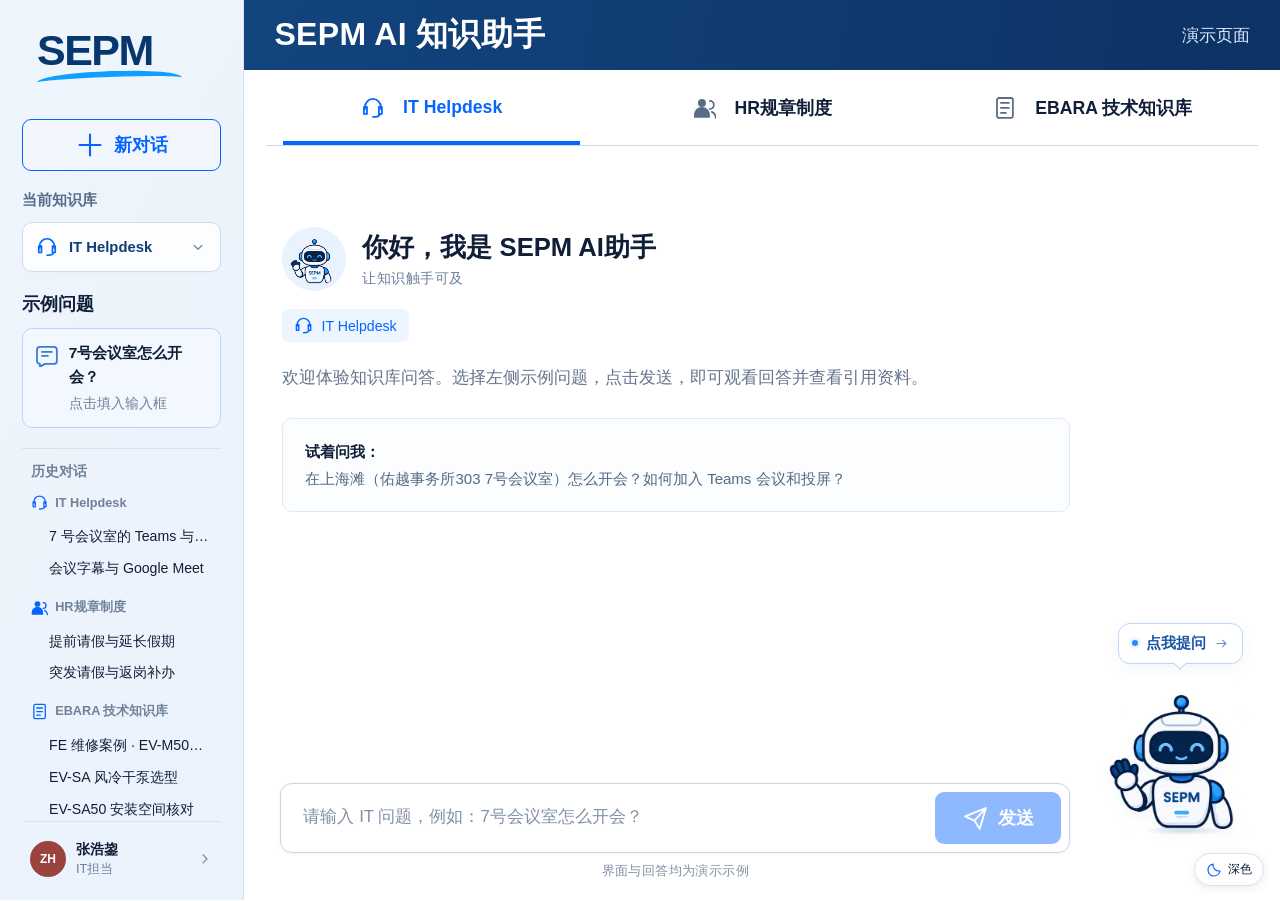
<file: sepm-knowledge-demo/index.html>
<!doctype html>
<html lang="zh-CN">
<head>
<meta charset="UTF-8">
<meta name="viewport" content="width=device-width,initial-scale=1">
<meta name="color-scheme" content="light dark">
<meta http-equiv="Content-Security-Policy" content="default-src 'none'; img-src data:; style-src 'unsafe-inline'; script-src 'unsafe-inline'; connect-src 'none'; font-src 'none'; base-uri 'none'; form-action 'none'">
<title>SEPM AI 知识助手 · 演示页面</title>
<style>
:root{--blue:#0665ff;--navy:#103d76;--ink:#111e38;--muted:#71819a;--line:#d9e2ef;--side:clamp(238px,19.1vw,340px);font-family:"Segoe UI","Microsoft YaHei",sans-serif;color:var(--ink);background:#fff;font-size:clamp(16px,1.38vw,24px)}
*{box-sizing:border-box}html,body{margin:0;width:100%;height:100%;overflow:hidden}button,input,textarea,select{font:inherit}button,select{cursor:pointer}button{color:inherit}button:disabled{cursor:default;opacity:.45}button:focus-visible,select:focus-visible,textarea:focus-visible{outline:3px solid #80b5ff;outline-offset:4px}button{border:0;background:none}svg{width:1.35em;height:1.35em;fill:none;stroke:currentColor;stroke-width:1.8;stroke-linecap:round;stroke-linejoin:round;flex-shrink:0}button{touch-action:manipulation}button:hover{filter:brightness(.96)}
.shell{height:100vh;height:100dvh;display:grid;grid-template-columns:var(--side) minmax(0,1fr)}
.sidebar{background:linear-gradient(120deg,#eff5fc,#eaf2fc);padding:25px 22px;overflow:auto;border-right:1px solid #e8eff8}
.brand{width:158px;position:relative;margin:0 0 45px 15px;font-size:43px;line-height:1.2;font-weight:800;color:#08376d;letter-spacing:-1.5px;padding-bottom:12px}.brand:after{content:"";position:absolute;left:0;bottom:0;width:145px;height:12px;border-top:6px solid #119fff;border-radius:50%;transform:rotate(-2deg)}
.new-chat{border:1.5px solid var(--blue);border-radius:9px;color:var(--blue);width:100%;height:52px;display:flex;gap:10px;align-items:center;justify-content:center;font-weight:600;background:#ffffff35;margin-bottom:30px}.new-chat svg{width:28px;height:28px}
.field-label{display:block;color:#596e8c;font-size:.85rem;margin-bottom:12px;font-weight:600}.select-wrap{position:relative;margin-bottom:30px}.select-wrap>svg{position:absolute;left:13px;top:50%;transform:translateY(-50%);color:var(--blue);pointer-events:none}.select-wrap select{width:100%;height:50px;background:#fff;color:var(--blue);border:1px solid #d1dceb;border-radius:9px;font-size:.86rem;font-weight:600;padding:0 30px 0 47px}.sidebar h2{font-size:1rem;margin:0 0 18px}.example{width:100%;border:1px solid #b9d4ff;background:#f3f8ff;border-radius:10px;padding:16px 12px;display:flex;gap:10px;text-align:left;align-items:flex-start}.example svg{color:#3b7bd6;margin-top:3px;flex-shrink:0}.example strong{display:block;font-size:.87rem;line-height:1.6;overflow-wrap:anywhere}.example small{display:block;color:var(--muted);font-size:.78rem;line-height:1.6;margin-top:3px}.sidebar-note{border-top:1px solid #d4e0ee;margin-top:28px;padding-top:18px;color:#73849c;font-size:.78rem;line-height:1.8}
.main{min-width:0;display:flex;flex-direction:column;position:relative;overflow:hidden}.topbar{height:70px;flex-shrink:0;display:flex;align-items:center;justify-content:space-between;background:linear-gradient(100deg,#12447e,#0d3264);color:#fff;padding:0 30px;gap:20px}.topbar h1{font-size:clamp(25px,2.5vw,43px);margin:0;font-weight:650;letter-spacing:.3px}.topbar small{font-size:.95rem;color:#dce9ff;white-space:nowrap}
.tabs{margin:0 22px;display:flex;border-bottom:1px solid #ccd9e9;flex-shrink:0;height:76px}.tab{flex:1;display:flex;align-items:center;justify-content:center;gap:18px;font-weight:650;position:relative;padding:12px 8px;white-space:nowrap}.tab svg{color:#596b85}.tab.active{color:var(--blue)}.tab.active svg{color:var(--blue)}.tab.active:after{content:"";height:4px;background:var(--blue);position:absolute;left:5%;right:5%;bottom:0}
.chat{flex:1;min-height:0;overflow:auto;overscroll-behavior:contain;scrollbar-width:thin;scrollbar-color:#d7e2f0 transparent;padding:36px 210px 26px 38px;scroll-behavior:auto}.chat-inner{max-width:1200px;margin:auto;min-height:100%}.welcome{padding:clamp(22px,5vh,70px) 0 40px;max-width:850px}.welcome-head{display:flex;align-items:center;gap:16px;margin-bottom:18px}.avatar{height:64px;width:64px;border-radius:50%;background:#e9f2ff;object-fit:contain;padding:4px;flex-shrink:0}.welcome h2{font-size:1.45rem;margin:0 0 5px;font-weight:650}.eyebrow{font-size:.78rem;color:#6a819f;letter-spacing:.5px}.welcome p{color:#64758e;font-size:.94rem;line-height:1.9;margin:20px 0}.welcome-category{display:inline-flex;align-items:center;gap:8px;color:var(--blue);font-size:.8rem;background:#edf5ff;padding:7px 12px;border-radius:6px}.welcome-hint{margin-top:24px;padding:19px 22px;border:1px solid #e0e8f3;border-radius:10px;color:#536985;font-size:.85rem;line-height:1.8;background:#fbfdff}.welcome-hint strong{color:var(--ink);font-weight:600}
.user-row{display:flex;align-items:flex-start;justify-content:flex-end;gap:18px;margin:4px 0 28px}.user-bubble{background:#dfebff;border-radius:15px 15px 4px 15px;padding:14px 23px;max-width:88%;white-space:pre-wrap;overflow-wrap:anywhere;line-height:1.6}.user-avatar{background:#e5f0ff;color:var(--blue);border-radius:50%;padding:10px;display:flex;flex-shrink:0}.user-avatar svg{fill:currentColor;stroke-width:1.2}
.answer-row{display:flex;align-items:flex-start;gap:16px;margin:0 0 38px}.answer-row .avatar{width:60px;height:60px}.answer{min-width:0;flex:1}.assistant-name{font-weight:700;margin:7px 0 13px}.answer-text{line-height:1.85;white-space:pre-wrap;overflow-wrap:anywhere}.answer-text.typing:after{content:"";display:inline-block;width:3px;height:1em;background:var(--blue);margin-left:4px;vertical-align:-2px;animation:blink .8s infinite}.loading{display:flex;gap:12px;align-items:center;color:var(--muted);font-size:.85rem;padding:7px 0}.dots{display:flex;gap:4px}.dots i{width:6px;height:6px;background:#3987ff;border-radius:50%;animation:pulse 1s infinite}.dots i:nth-child(2){animation-delay:.15s}.dots i:nth-child(3){animation-delay:.3s}.stopped{font-size:.75rem;color:#8794a6;margin-top:10px}.inline-cite{color:var(--blue);text-decoration:underline;font-size:.9rem;padding:0 5px}
.sources{border-top:1px solid var(--line);margin-top:20px;padding-top:12px}.sources h3{font-size:.9rem;margin:0 0 10px;font-weight:650}.source-card{border:1px solid #d5dfed;background:#f9fbff;border-radius:8px;display:flex;align-items:center;gap:12px;padding:10px 14px;max-width:640px;font-size:.84rem}.pdf{background:#e93635;color:#fff;border-radius:3px;font-size:10px;font-weight:750;padding:9px 3px;position:relative;flex-shrink:0}.pdf:after{content:"";position:absolute;top:0;right:0;border-top:6px solid #ffb8b8;border-left:6px solid transparent}.source-title{flex:1;min-width:0;overflow-wrap:anywhere}.cite{color:var(--blue);padding:2px}.view-source{color:var(--blue);font-weight:600;padding:5px 0 5px 8px;white-space:nowrap}.actions{display:flex;gap:18px;margin-top:13px}.action{color:#71819a;padding:6px;display:flex;border-radius:6px}.action svg{width:22px;height:22px}.action[aria-pressed=true]{color:var(--blue);background:#eaf3ff}.action:hover{background:#eff5fc}
.composer-wrap{flex-shrink:0;padding:12px 210px 20px 36px;background:#fff}.composer{max-width:1200px;margin:auto;border:1px solid #c6d4e7;box-shadow:0 1px 3px #0b3e7010;border-radius:12px;padding:8px;display:flex;align-items:flex-end;gap:10px}.composer:focus-within{border-color:#79aaff;box-shadow:0 0 0 3px #0665ff0c}textarea{flex:1;width:0;min-width:0;background:transparent;border:0;outline:none!important;resize:none;padding:12px 14px;line-height:1.5;height:52px;max-height:122px;color:var(--ink);font-size:.95rem}textarea::placeholder{color:#8290a5}.send{display:flex;align-items:center;justify-content:center;gap:10px;min-width:126px;height:52px;background:var(--blue);color:white;border-radius:9px;font-weight:600;padding:0 18px}.send svg{width:25px;height:25px}.send.is-stop{font-size:.8rem}.composer-note{text-align:center;margin-top:10px;color:#8390a6;font-size:.72rem;letter-spacing:.4px}
.mascot{position:fixed;right:15px;bottom:35px;width:170px;padding:0;z-index:4;display:flex;align-items:center;flex-direction:column;animation:float 4s ease-in-out infinite}.mascot img{width:165px;height:165px;object-fit:contain;filter:drop-shadow(0 8px 8px #174f8b10)}.speech{align-self:flex-end;background:white;border:2px solid var(--blue);border-radius:24px;padding:8px 13px;font-size:.87rem;color:var(--blue);font-weight:650;position:relative;margin-bottom:-7px}.speech:after{content:"";position:absolute;bottom:-9px;left:18px;width:12px;height:12px;background:white;border-left:2px solid var(--blue);border-bottom:2px solid var(--blue);transform:skewY(-35deg)}
.toast{position:fixed;left:calc(var(--side) + (100vw - var(--side))/2);bottom:130px;transform:translateX(-50%);z-index:20;background:#123966;color:#fff;font-size:14px;border-radius:9px;padding:12px 20px;max-width:min(440px,80vw);box-shadow:0 5px 22px #12396625;pointer-events:none;opacity:0;transition:opacity .15s;text-align:center}.toast.show{opacity:1}dialog{border:1px solid #dce5f2;border-radius:16px;padding:0;width:min(690px,calc(100vw - 32px));max-height:85vh;color:var(--ink);box-shadow:0 25px 100px #001b4a40}dialog::backdrop{background:#071c3d66;backdrop-filter:blur(3px)}.modal-head{display:flex;align-items:center;gap:15px;justify-content:space-between;padding:23px 26px;border-bottom:1px solid var(--line)}.modal-head h2{font-size:1.1rem;margin:0;overflow-wrap:anywhere}.close{padding:5px;border-radius:5px;display:flex;color:#6f8098}.modal-content{padding:24px 26px 30px}.demo-alert{background:#fff5df;border:1px solid #f3d796;color:#926119;border-radius:7px;font-size:.85rem;padding:12px 15px;font-weight:650;margin-bottom:22px}.doc-category{font-size:.75rem;color:#7b8ba3;margin-bottom:15px}.doc-body{white-space:pre-wrap;line-height:1.95;font-size:.9rem}.modal-foot{font-size:.72rem;color:#8190a4;border-top:1px solid var(--line);margin-top:24px;padding-top:16px}
@keyframes pulse{0%,80%,100%{opacity:.35;transform:translateY(0)}40%{opacity:1;transform:translateY(-4px)}}@keyframes blink{50%{opacity:0}}@keyframes float{50%{transform:translateY(-5px)}}
@media(min-width:1700px){.topbar{height:86px;padding:0 38px}.tabs{height:91px}.sidebar{padding:30px 25px}.brand{font-size:49px;margin-bottom:53px}.new-chat{height:62px}.chat{padding-top:45px}.composer-wrap{padding-bottom:25px}.mascot{width:195px;right:20px;bottom:42px}.mascot img{width:190px;height:190px}.chat,.composer-wrap{padding-right:240px}}
@media(max-width:1100px){:root{--side:225px}.sidebar{padding:22px 15px}.brand{margin-left:9px}.tab{gap:9px;font-size:.92rem}.chat{padding-left:24px;padding-right:150px}.composer-wrap{padding-left:24px;padding-right:150px}.mascot{width:130px;right:8px;bottom:35px}.mascot img{width:130px;height:130px}.speech{font-size:13px}.answer-row .avatar{width:45px;height:45px}.answer-row{gap:12px}.send{min-width:100px;padding:0 12px}.topbar{padding:0 24px}}
@media(max-width:760px){:root{--side:0px;font-size:16px}.shell{display:flex;flex-direction:column}.sidebar{padding:12px 16px;flex-shrink:0;display:grid;grid-template-columns:1fr auto;gap:10px 14px;overflow:visible}.brand{font-size:27px;width:100px;margin:0;padding-bottom:7px;grid-column:1}.brand:after{width:94px;border-top-width:4px;height:7px}.new-chat{width:118px;height:36px;margin:0;font-size:14px;grid-column:2;grid-row:1}.new-chat svg{width:20px}.field-label,.sidebar h2,.sidebar-note{display:none}.select-wrap{margin:0;grid-column:1;grid-row:2}.select-wrap select{height:42px;font-size:13px}.select-wrap>svg{width:20px}.example{grid-column:2;grid-row:2;padding:7px 10px;align-items:center;width:180px;min-height:42px}.example strong{font-size:12px;line-height:1.5}.example small{display:none}.example svg{width:18px;height:18px}.main{flex:1;min-height:0}.topbar{height:57px;padding:0 18px}.topbar h1{font-size:23px}.topbar small{font-size:12px}.tabs{height:60px;margin:0 10px}.tab{gap:5px;font-size:13px;padding:10px 3px}.tab svg{width:19px;height:19px}.chat{padding:20px 17px 10px}.welcome{padding:20px 0 45px}.welcome h2{font-size:23px}.welcome p{font-size:15px}.welcome-hint{padding:15px}.answer-row{gap:9px}.answer-row .avatar{width:37px;height:37px}.assistant-name{margin-top:3px;font-size:15px}.answer-text{font-size:15px}.source-card{padding:8px;gap:7px;font-size:12px}.view-source{font-size:12px;padding-left:0}.user-bubble{font-size:15px;padding:11px 14px}.user-avatar{padding:8px}.user-row{gap:9px}.composer-wrap{padding:10px 14px 14px}.composer{padding:6px}.composer textarea{font-size:14px;padding:10px;height:44px}.send{height:44px;min-width:76px;font-size:14px;gap:5px;padding:0 10px}.send svg{width:20px}.composer-note{font-size:11px;margin-top:7px}.mascot{width:68px;bottom:120px;right:9px;opacity:.96}.mascot img{width:68px;height:68px}.speech{font-size:10px;border-width:1px;padding:4px 7px;margin-bottom:-6px}.speech:after{width:7px;height:7px;bottom:-5px;border-width:1px}.chat{padding-bottom:105px}.toast{left:50%;bottom:190px}.modal-head,.modal-content{padding:18px}.modal-head h2{font-size:18px}}
@media(min-width:761px) and (max-height:850px){.chat{padding-top:22px;padding-bottom:12px}.user-row{margin-bottom:18px}.user-bubble{padding:10px 20px}.answer-row{margin-bottom:12px}.assistant-name{margin:4px 0 7px}.answer-text{font-size:.94rem;line-height:1.65}.sources{margin-top:13px;padding-top:9px}.sources h3{margin-bottom:7px}.source-card{padding:8px 12px}.actions{margin-top:8px}.composer-wrap{padding-top:8px;padding-bottom:15px}}
@media(max-width:760px){.composer-wrap{padding-right:90px}.mascot{bottom:12px}.chat{padding-bottom:20px}.composer textarea{overflow:auto}.composer-note{font-size:10px;letter-spacing:0}.select-wrap select{padding-left:40px;padding-right:18px;font-size:12px}}
textarea{scrollbar-width:none}textarea::-webkit-scrollbar{display:none}
@media(max-width:380px){.example{width:153px}.topbar h1{font-size:21px}.tab{font-size:11px;gap:4px}.tab svg{width:16px}}
@media(prefers-reduced-motion:reduce){*,*:after{animation:none!important;scroll-behavior:auto!important}}

/* Unified knowledge picker and animated SEPM assistant. */
.select-wrap{isolation:isolate;z-index:6}
.category-trigger{width:100%;min-height:50px;display:flex;align-items:center;gap:11px;padding:11px 13px;border:1px solid #cbdcf1;border-radius:10px;background:#ffffffd9;box-shadow:0 2px 5px #103d7604;color:var(--navy);font-size:.84rem;font-weight:600;text-align:left;transition:border-color .18s,box-shadow .18s,background .18s}
.category-trigger>svg{width:22px;height:22px;color:var(--blue)}
.category-trigger>span{flex:1;min-width:0;white-space:nowrap}
.category-trigger .select-chevron{width:18px;height:18px;color:#758aa8;transition:transform .2s}
.category-trigger:hover,.category-trigger[aria-expanded=true]{filter:none;background:#fff;border-color:#7eaff5;box-shadow:0 0 0 3px #0665ff09}
.category-trigger[aria-expanded=true] .select-chevron{transform:rotate(180deg)}
.category-options{position:absolute;top:calc(100% + 7px);left:0;width:max(100%,230px);padding:6px;background:#fff;border:1px solid #d9e5f4;border-radius:12px;box-shadow:0 12px 32px #103d761a,0 3px 8px #103d7608}
.category-options[hidden]{display:none}
.category-option{width:100%;display:flex;align-items:center;gap:11px;padding:12px 10px;border-radius:7px;text-align:left;font-size:.8rem;font-weight:500;color:#526580;white-space:nowrap}
.category-option>svg{width:20px;height:20px;color:#7b92af}
.category-option>span{flex:1}
.category-option .option-check{width:17px;height:17px;visibility:hidden;color:var(--blue)}
.category-option[aria-selected=true]{background:#edf5ff;color:var(--blue);font-weight:600}
.category-option[aria-selected=true]>svg{color:var(--blue)}
.category-option[aria-selected=true] .option-check{visibility:visible}
.category-option:hover,.category-option:focus-visible{background:#f0f6ff;filter:none;outline:none;box-shadow:inset 0 0 0 1px #bed6fa}
.mascot{animation:none;gap:6px;isolation:isolate;border-radius:18px}
.mascot:hover{filter:none}
.speech{align-self:center;display:inline-flex;align-items:center;justify-content:center;gap:8px;white-space:nowrap;line-height:1.3;background:#fff;border:1px solid #bed6f7;border-radius:12px;padding:10px 13px;font-size:clamp(13px,.84rem,18px);color:#1754a2;font-weight:600;box-shadow:0 4px 16px #1239660d;margin:0;z-index:2;transition:border-color .2s,box-shadow .2s,transform .2s}
.speech:after{width:9px;height:9px;bottom:-5px;left:calc(50% - 5px);background:#fff;border:0;border-right:1px solid #bed6f7;border-bottom:1px solid #bed6f7;transform:rotate(45deg)}
.speech>svg{width:15px;height:15px;color:#6a91c5}
.speech-dot{width:6px;height:6px;border-radius:50%;background:#2788ff;box-shadow:0 0 0 3px #eaf3ff}
.mascot:hover .speech,.mascot:focus-visible .speech{border-color:#83b2f1;box-shadow:0 5px 18px #0665ff15;transform:translateY(-2px)}
.mascot-stage{position:relative;display:block;width:100%;aspect-ratio:1}
.mascot-art{position:relative;display:block;width:100%;height:100%;overflow:visible;stroke:none;filter:drop-shadow(0 6px 7px #174f8b0c);transform-origin:50% 85%;animation:robot-bob 5s ease-in-out infinite}
.robot-wave{transform-origin:140px 322px;animation:robot-wave 6s ease-in-out infinite}
.robot-signal{opacity:0;animation:robot-signal 3s ease-in-out infinite}
.mascot-shadow{position:absolute;bottom:3%;left:27%;width:51%;height:5%;border-radius:50%;background:radial-gradient(ellipse,#245b9830,transparent 70%);animation:robot-shadow 5s ease-in-out infinite}
.mascot.is-greeting .robot-wave{animation:robot-hello .95s ease-in-out 2}
.mascot.is-greeting .mascot-art{animation:robot-greet 1.9s ease-in-out}
@keyframes robot-bob{0%,100%{transform:translateY(0) rotate(0)}50%{transform:translateY(-6px) rotate(1deg)}}
@keyframes robot-wave{0%,8%,42%,100%{transform:rotate(0)}14%,28%{transform:rotate(10deg)}21%,35%{transform:rotate(-8deg)}}
@keyframes robot-hello{0%,100%{transform:rotate(0)}25%,75%{transform:rotate(13deg)}50%{transform:rotate(-10deg)}}
@keyframes robot-greet{0%,100%{transform:translateY(0) rotate(0)}35%{transform:translateY(-8px) rotate(-2deg)}70%{transform:translateY(-4px) rotate(1deg)}}
@keyframes robot-signal{0%,100%{opacity:0}50%{opacity:.35}}
@keyframes robot-shadow{0%,100%{transform:scaleX(1);opacity:.7}50%{transform:scaleX(.8);opacity:.4}}
@media(min-width:1700px){.category-trigger{min-height:56px}}
@media(max-width:1100px){.speech{font-size:13px;gap:7px;padding:9px 11px}}
@media(max-width:760px){.category-trigger{min-height:42px;padding:9px 10px;gap:7px;font-size:12px}.category-trigger>svg{width:18px;height:18px}.category-trigger .select-chevron{width:14px;height:14px}.category-options{width:max(100%,210px)}.category-option{font-size:13px;padding:11px 9px}.speech{font-size:11px;padding:6px 8px;border-radius:9px;gap:5px}.speech>svg{display:none}.speech-dot{width:4px;height:4px;box-shadow:0 0 0 2px #eaf3ff}.mascot{gap:6px;right:10px}.speech:after{width:7px;height:7px;bottom:-4px}}
@media(prefers-reduced-motion:reduce){.mascot *{animation:none!important;transition:none!important}}
.helpdesk-actions{display:flex;flex-wrap:wrap;gap:10px;margin-top:14px}.helpdesk-button{border:1px solid #d5dfed;border-radius:8px;padding:8px 14px;color:var(--blue);background:#fff;font-weight:600}.helpdesk-button:hover,.helpdesk-button[aria-pressed=true]{background:#eaf3ff}.helpdesk-reply{margin-top:14px;padding:12px 14px;border-radius:8px;background:#f4f8ff;overflow-wrap:anywhere}.helpdesk-reply a{color:var(--blue)}
.question-examples{list-style:none;margin:10px 0 0;padding:0;display:grid;gap:8px}.question-examples li{display:flex;flex-wrap:wrap;gap:8px}.question-examples button{text-align:left;overflow-wrap:anywhere}

:root{
 color-scheme:light;
 --surface:#fff;--panel:#f5f8fd;--hover:#e2ecf9;--selected:#dbe9fb;
 --side-bg:linear-gradient(120deg,#eff5fc,#eaf2fc);--scroll:#bdcde2;
}
:root[data-theme="dark"]{
 color-scheme:dark;
 --blue:#81b5ff;--navy:#d1e4ff;--ink:#eef1f6;--muted:#a9b6c9;--line:#363e4b;
 --surface:#191c22;--panel:#242a34;--hover:#293241;--selected:#303f55;
 --side-bg:#111419;--scroll:#536074;
}
.sidebar{display:flex;flex-direction:column;min-height:0;background:var(--side-bg);border-color:var(--line);overflow:visible;padding-bottom:14px}
.sidebar>*{flex-shrink:0}
@media(min-width:761px){
 .brand{margin-bottom:30px}
 .new-chat,.select-wrap{margin-bottom:20px}
 .sidebar h2{margin-bottom:12px}
 .example{padding-block:12px}
}
.category-trigger{transition:border-color .18s,box-shadow .18s}
.history{display:flex;flex-direction:column;flex:1;min-height:0;margin-top:20px;border-top:1px solid var(--line);padding-top:14px}
.sidebar .history-heading{display:block;color:var(--muted);font-size:.78rem;margin:0 0 7px;padding-inline:9px}
.history-toggle{display:none}
.history-list{overflow:auto;overscroll-behavior:contain;scrollbar-width:thin;scrollbar-color:var(--scroll) transparent;padding:0 3px 5px 0}
.history-group+.history-group{margin-top:8px}
.history-group h3{display:flex;align-items:center;gap:7px;margin:0 0 4px;padding:6px 9px;color:var(--muted);font-size:.72rem;font-weight:650}
.history-group h3 svg{color:var(--blue)}
.history-item{display:block;width:100%;padding:6px 10px 6px 27px;border-radius:8px;text-align:left;font-size:.8rem;line-height:1.4;overflow:hidden;text-overflow:ellipsis;white-space:nowrap}
.history-item:hover,.profile-trigger:hover{background:var(--hover);filter:none}
.history-item:focus-visible{outline-offset:-2px}
.history-item[aria-current="true"]{background:var(--selected);font-weight:650}
.profile{padding-top:10px;border-top:1px solid var(--line)}
.profile-trigger{width:100%;display:flex;align-items:center;gap:10px;text-align:left;border-radius:10px;padding:8px}
.profile-avatar{display:grid;place-items:center;flex:none;width:36px;height:36px;border-radius:50%;background:#9b443e;color:#fff;font-size:12px;font-weight:650}
.profile-summary{flex:1;min-width:0}
.profile-summary strong,.profile-summary small{display:block;white-space:nowrap}
.profile-summary strong{font-size:.82rem}
.profile-summary small{color:var(--muted);font-size:.72rem;margin-top:2px}
.profile-trigger svg{width:16px;color:var(--muted)}
.profile-trigger:has(+.profile-popover:popover-open){background:var(--selected)}
.profile-popover{position:fixed;inset:auto auto var(--profile-edge) var(--profile-left);margin:0;width:min(340px,calc(100vw - 24px));max-height:calc(100dvh - var(--profile-edge) - 12px);overflow:auto;padding:8px;border:1px solid var(--line);border-radius:16px;background:var(--surface);color:var(--ink);box-shadow:0 12px 36px #091a3b38}
[data-theme="dark"] .profile-popover{background:var(--panel)}
.profile-header{display:flex;align-items:center;gap:10px;padding:9px 8px 13px;border-bottom:1px solid var(--line)}
.profile-header small{display:block}
.profile-header .close:hover,.profile-details summary:hover{background:var(--hover)}
.profile-details{padding-top:5px}
.profile-details summary{display:flex;align-items:center;gap:9px;padding:9px 8px;border-radius:8px;cursor:pointer;font-size:.8rem;font-weight:600;list-style:none}
.profile-details summary::-webkit-details-marker{display:none}
.profile-details summary .profile-chevron{margin-left:auto;width:15px;color:var(--muted)}
.profile-details[open] .profile-chevron{transform:rotate(90deg)}
.profile-details dl{margin:0;padding:6px 9px 10px;display:grid;grid-template-columns:auto minmax(0,1fr);gap:8px 12px;font-size:.73rem;line-height:1.5}
.profile-details dt{color:var(--muted)}
.profile-details dd{margin:0;overflow-wrap:anywhere}
.profile-details a{color:var(--blue)}
.theme-toggle{position:fixed;right:16px;bottom:14px;z-index:5;display:flex;align-items:center;gap:6px;padding:7px 11px;border:1px solid var(--line);border-radius:20px;background:var(--surface);color:var(--ink);font-size:12px;box-shadow:0 2px 9px #0b274418}
.theme-toggle svg{width:16px;height:16px;color:var(--blue)}
.mascot{bottom:60px}
[data-theme="dark"] .main,[data-theme="dark"] .composer-wrap,[data-theme="dark"] dialog{background:var(--surface)}
[data-theme="dark"] .topbar{background:linear-gradient(100deg,#182e4a,#15233a)}
[data-theme="dark"] .brand{color:#cfe3ff}
[data-theme="dark"] .new-chat,[data-theme="dark"] .category-trigger,[data-theme="dark"] .category-options,
[data-theme="dark"] .example,[data-theme="dark"] .welcome-category,[data-theme="dark"] .welcome-hint,
[data-theme="dark"] .source-card,[data-theme="dark"] .helpdesk-button,[data-theme="dark"] .helpdesk-reply,
[data-theme="dark"] .speech,[data-theme="dark"] .speech:after,[data-theme="dark"] .composer{background:var(--panel);border-color:var(--line)}
[data-theme="dark"] .tabs,[data-theme="dark"] dialog{border-color:var(--line)}
[data-theme="dark"] .category-option[aria-selected="true"],[data-theme="dark"] .user-bubble,[data-theme="dark"] .user-avatar{background:var(--selected)}
[data-theme="dark"] .category-option:hover,[data-theme="dark"] .category-option:focus-visible,
[data-theme="dark"] .action:hover,[data-theme="dark"] .action[aria-pressed="true"],
[data-theme="dark"] .helpdesk-button:hover,[data-theme="dark"] .helpdesk-button[aria-pressed="true"]{background:var(--hover)}
[data-theme="dark"] .category-option,[data-theme="dark"] .field-label,[data-theme="dark"] .welcome p,
[data-theme="dark"] .welcome-hint,[data-theme="dark"] .eyebrow,[data-theme="dark"] .speech,
[data-theme="dark"] .tab:not(.active) svg,[data-theme="dark"] .action,[data-theme="dark"] .close,
[data-theme="dark"] .composer-note,[data-theme="dark"] textarea::placeholder{color:var(--muted)}
[data-theme="dark"] .send{background:#2464c4;color:#fff}
[data-theme="dark"] .avatar{background:#c0d5f1}
[data-theme="dark"] .chat{scrollbar-color:var(--scroll) transparent}
@media(min-width:761px) and (max-height:720px){
 .sidebar{padding-top:16px}.brand{margin-bottom:18px}.new-chat,.select-wrap{margin-bottom:16px}
 .sidebar h2{margin-bottom:8px}.example{padding-block:9px}.history{margin-top:11px;padding-top:8px}
}
@media(max-width:760px){
 .sidebar{display:grid;grid-template-columns:minmax(0,1fr) auto;gap:8px 12px;padding:10px 14px}
 .new-chat{justify-self:end}
 .profile{grid-column:2;grid-row:3;padding:0;border:0;justify-self:end}
 .profile-trigger{width:auto;padding:2px 5px;gap:6px}
 .profile-avatar{width:25px;height:25px;font-size:10px}
 .profile-trigger .profile-summary small{display:none}
 .history{display:contents}
 .sidebar .history-heading{display:none}
 .history-toggle{display:flex;align-items:center;gap:6px;grid-column:1;grid-row:3;justify-self:start;padding:4px 6px;font-size:13px;border-radius:7px}
 .history-toggle[aria-expanded="true"]{background:var(--selected)}
 .history-list{display:none;grid-column:1/-1;max-height:24dvh}
 .history-toggle[aria-expanded="true"]+.history-list{display:block}
 .profile-popover{inset:var(--profile-edge) 12px auto auto}
 .theme-toggle{right:10px;bottom:12px;padding:6px 8px}
 .mascot{bottom:52px}
}
</style>
</head>
<body>
<svg aria-hidden="true" style="display:none" xmlns="http://www.w3.org/2000/svg"><defs>
<symbol id="headset" viewBox="0 0 24 24"><path d="M4 13v-2a8 8 0 0 1 16 0v2M4 11H3v7h3v-7zm16 0h1v7h-3v-7zM19 18c0 3-4 3-7 3"/></symbol>
<symbol id="people" viewBox="0 0 24 24"><circle cx="9" cy="7" r="4" fill="currentColor" stroke="none"/><path d="M1 22v-3a8 8 0 0 1 16 0v3z" fill="currentColor" stroke="none"/><path d="M17 5a4 4 0 0 1 0 8m2 3a7 7 0 0 1 4 6"/></symbol>
<symbol id="document" viewBox="0 0 24 24"><rect x="4" y="2" width="16" height="20" rx="2"/><path d="M8 7h8M8 12h8M8 17h5"/></symbol>
<symbol id="plus" viewBox="0 0 24 24"><path d="M12 3v18M3 12h18"/></symbol>
<symbol id="chat-icon" viewBox="0 0 24 24"><path d="M5 3h14a3 3 0 0 1 3 3v11a3 3 0 0 1-3 3h-9l-5 3v-3a3 3 0 0 1-3-3V6a3 3 0 0 1 3-3zM7 8h10M7 12h6"/></symbol>
<symbol id="send-icon" viewBox="0 0 24 24"><path d="m2 10 20-8-6 20-5-8-9-4zM11 14 22 2"/></symbol>
<symbol id="stop-icon" viewBox="0 0 24 24"><rect x="5" y="5" width="14" height="14" rx="2" fill="currentColor"/></symbol>
<symbol id="copy-icon" viewBox="0 0 24 24"><rect x="3" y="7" width="14" height="15" rx="2"/><path d="M8 7V2h14v15h-5"/></symbol>
<symbol id="up-icon" viewBox="0 0 24 24"><path d="M8 10 12 2c3 0 3 2 2 7h6a2 2 0 0 1 2 3l-2 8a2 2 0 0 1-2 2H8zm-6 0h6v12H2z"/></symbol>
<symbol id="down-icon" viewBox="0 0 24 24"><path d="m8 14 4 8c3 0 3-2 2-7h6a2 2 0 0 0 2-3l-2-8a2 2 0 0 0-2-2H8zM2 2h6v12H2z"/></symbol>
<symbol id="user-icon" viewBox="0 0 24 24"><circle cx="12" cy="6" r="4"/><path d="M3 23v-3a9 9 0 0 1 18 0v3z"/></symbol>
<symbol id="close-icon" viewBox="0 0 24 24"><path d="m6 6 12 12M18 6 6 18"/></symbol>
<symbol id="moon-icon" viewBox="0 0 24 24"><path d="M20.9 13.4A9 9 0 0 1 10.6 3.1 9 9 0 1 0 20.9 13.4Z"/></symbol>
<symbol id="sun-icon" viewBox="0 0 24 24"><circle cx="12" cy="12" r="4"/><path d="M12 2v2m0 16v2M2 12h2m16 0h2M5 5l1.5 1.5m11 11L19 19M19 5l-1.5 1.5m-11 11L5 19"/></symbol>
</defs></svg>
<div class="shell">
<aside class="sidebar" aria-label="知识库侧栏">
<div class="brand" aria-label="SEPM">SEPM</div>
<button class="new-chat" id="newChat"><svg><use href="#plus"/></svg>新对话</button>
<label class="field-label" id="categoryLabel" for="category">当前知识库</label>
<div class="select-wrap" id="categoryPicker">
<button type="button" class="category-trigger" id="category" aria-haspopup="listbox" aria-expanded="false" aria-controls="categoryOptions" aria-labelledby="categoryLabel categoryName"><svg aria-hidden="true"><use id="selectIcon" href="#headset"/></svg><span id="categoryName">IT Helpdesk</span><svg class="select-chevron" aria-hidden="true" viewBox="0 0 24 24"><path d="m7 10 5 5 5-5"/></svg></button>
<div class="category-options" id="categoryOptions" role="listbox" aria-label="选择知识库" hidden>
<button type="button" class="category-option" role="option" data-value="it" aria-selected="true" tabindex="-1"><svg aria-hidden="true"><use href="#headset"/></svg><span>IT Helpdesk</span><svg class="option-check" aria-hidden="true" viewBox="0 0 24 24"><path d="m5 12 4 4L19 6"/></svg></button>
<button type="button" class="category-option" role="option" data-value="hr" aria-selected="false" tabindex="-1"><svg aria-hidden="true"><use href="#people"/></svg><span>HR规章制度</span><svg class="option-check" aria-hidden="true" viewBox="0 0 24 24"><path d="m5 12 4 4L19 6"/></svg></button>
<button type="button" class="category-option" role="option" data-value="product" aria-selected="false" tabindex="-1"><svg aria-hidden="true"><use href="#document"/></svg><span>EBARA 技术知识库</span><svg class="option-check" aria-hidden="true" viewBox="0 0 24 24"><path d="m5 12 4 4L19 6"/></svg></button>
</div></div>
<h2>示例问题</h2>
<button class="example" id="example"><svg aria-hidden="true"><use href="#chat-icon"/></svg><span><strong id="exampleText"></strong><small>点击填入输入框</small></span></button>
<nav class="history" aria-label="历史对话">
<h2 class="history-heading">历史对话</h2>
<button type="button" class="history-toggle" id="historyToggle" aria-expanded="false" aria-controls="historyList"><svg aria-hidden="true"><use href="#chat-icon"/></svg>历史对话</button>
<div class="history-list" id="historyList"></div>
</nav>
<div class="profile">
<button type="button" class="profile-trigger" id="profileButton" popovertarget="profilePopover">
<span class="profile-avatar" aria-hidden="true">ZH</span><span class="profile-summary"><strong>张浩鋆</strong><small>IT担当</small></span>
<svg aria-hidden="true" viewBox="0 0 24 24"><path d="m9 6 6 6-6 6"/></svg>
</button>
<section class="profile-popover" id="profilePopover" popover aria-label="账户">
<header class="profile-header">
<span class="profile-avatar" aria-hidden="true">ZH</span>
<div class="profile-summary"><strong>张浩鋆</strong><small>IT担当</small></div>
<button type="button" class="close" popovertarget="profilePopover" popovertargetaction="hide" aria-label="关闭账户菜单"><svg aria-hidden="true"><use href="#close-icon"/></svg></button>
</header>
<details class="profile-details" open>
<summary><svg aria-hidden="true"><use href="#user-icon"/></svg>个人资料<svg class="profile-chevron" aria-hidden="true" viewBox="0 0 24 24"><path d="m9 6 6 6-6 6"/></svg></summary>
<dl>
<dt>职位</dt><dd>IT担当</dd>
<dt>邮箱</dt><dd><a href="mailto:haojun.zhang@sepm-ebara.com">haojun.zhang@sepm-ebara.com</a></dd>
<dt>手机号</dt><dd><a href="tel:18018694427">18018694427</a></dd>
<dt>部门</dt><dd>人事总务室/人事总务室-信息通讯（IT）课</dd>
<dt>工号</dt><dd>A-0598</dd>
</dl>
</details>
</section>
</div>
</aside>
<main class="main">
<header class="topbar"><h1>SEPM AI 知识助手</h1><small>演示页面</small></header>
<nav class="tabs" aria-label="知识分类"><button class="tab active" data-category="it" aria-pressed="true"><svg aria-hidden="true"><use href="#headset"/></svg>IT Helpdesk</button><button class="tab" data-category="hr" aria-pressed="false"><svg aria-hidden="true"><use href="#people"/></svg>HR规章制度</button><button class="tab" data-category="product" aria-pressed="false"><svg aria-hidden="true"><use href="#document"/></svg>EBARA 技术知识库</button></nav>
<section class="chat" id="chat" aria-label="IT Helpdesk 对话记录"><div class="chat-inner" id="messages"></div></section>
<div class="composer-wrap"><form class="composer" id="composer"><textarea id="question" aria-label="输入你的问题" rows="1" maxlength="4000"></textarea><button class="send" id="send" type="submit"><svg aria-hidden="true"><use href="#send-icon"/></svg><span>发送</span></button></form><div class="composer-note">界面与回答均为演示示例</div></div>
</main>
</div>
<button class="mascot" id="mascot" type="button" aria-label="点我提问，聚焦问题输入框">
<span class="speech"><span class="speech-dot" aria-hidden="true"></span>点我提问<svg aria-hidden="true" viewBox="0 0 24 24"><path d="M5 12h14m-5-5 5 5-5 5"/></svg></span>
<span class="mascot-stage" aria-hidden="true"><span class="mascot-shadow"></span>
<svg class="mascot-art" viewBox="0 0 438 437" focusable="false">
<defs><image id="mascotArtwork" width="438" height="437"/>
<!-- Keep the left earpiece above y=237 out of both arm cutouts. -->
<clipPath id="mascotArmClip"><path d="M30 220H96V237H117L118 282 148 298 158 326 146 355 124 369 67 351 30 306Z"/></clipPath>
<mask id="mascotBodyMask" maskUnits="userSpaceOnUse" x="0" y="0" width="438" height="437"><rect width="438" height="437" fill="white"/><path d="M0 220H96V237H117L118 282 137 300 139 345 125 370H0Z" fill="black"/></mask></defs>
<g class="robot-wave"><use href="#mascotArtwork" clip-path="url(#mascotArmClip)"/></g>
<use href="#mascotArtwork" mask="url(#mascotBodyMask)"/>
<circle class="robot-signal" cx="222" cy="82" r="12" fill="#65d9ff" stroke="none"/>
</svg></span></button>
<button type="button" class="theme-toggle" id="themeToggle" aria-label="切换到深色模式"><svg aria-hidden="true"><use href="#moon-icon"/></svg><span>深色</span></button>
<div class="toast" id="toast" role="status" aria-live="polite"></div>
<div id="announcement" role="status" aria-live="polite" style="position:absolute;width:1px;height:1px;overflow:hidden;clip-path:inset(50%)"></div>
<dialog id="sourceDialog" aria-labelledby="docTitle"><div class="modal-head"><h2 id="docTitle"></h2><button class="close" id="closeDialog" aria-label="关闭资料弹窗"><svg><use href="#close-icon"/></svg></button></div><div class="modal-content"><div class="demo-alert">示例资料，非公司正式文件</div><div class="doc-category" id="docCategory"></div><div class="doc-body" id="docBody"></div><div class="modal-foot">本资料仅用于 SEPM AI 知识助手效果演示。</div></div></dialog>
<script>
'use strict';
// 演示内容统一维护：问题、回答、匹配规则与引用来源均按知识分类独立定义。
const KNOWLEDGE = {
 it:{
  name:'IT Helpdesk',icon:'headset',
  exampleLabel:'7号会议室怎么开会？',
  question:'在上海滩（佑越事务所303 7号会议室）怎么开会？如何加入 Teams 会议和投屏？',
  placeholder:'请输入 IT 问题，例如：7号会议室怎么开会？',
  title:'佑越事务所会议室连接方式示意图 · P1',
  sourceFile:'佑越事务所会议室连接方式示意图.pdf#page=1',
  answer:'在上海滩（佑越事务所303 7号会议室），可以任选一种方式加入 Teams 会议。\n\n1. 用 MAXHUB 直接入会：在 MAXHUB 上以访客身份加入 Teams 会议。\n2. 用员工电脑入会并投屏：在电脑上加入 Teams 会议，将 MAXHUB 投屏器插入电脑的 USB 接口，即可无线投屏共享资料。现场收声和声音播放由 MAXHUB 负责。\n\n如需中日双语字幕，可在 MAXHUB 上运行 Felo。Felo 接收 Teams 会议音频和现场声音，并通过 HDMI 将字幕输出到竖屏副屏。\n\n如需使用 Google Meet，当前环境需启用 OpenVPN，且 Felo 字幕不可用。',
  matches:q=>/((?:7|七)号会议室|会议室(?:7|七)|上海滩)/.test(q)&&/(开会|会议|投屏|入会|连接|怎么用|如何用|接入|加入|使用方法)/.test(q)
 },
 hr:{
  name:'HR规章制度',icon:'people',exampleLabel:'请假怎么申请？',
  question:'在公司请假，需要走哪些申请流程？',
  placeholder:'请输入人事相关问题，例如：请假怎么申请？',
  title:'B0002就业规则（CN）Rev.12 · 7-4 请假流程',
  sourceFile:'B0002就业规则（CN）Rev.12.pdf#page=29',
  answer:'根据《B0002就业规则（CN）Rev.12》第 7-4 节，请假按以下流程办理。\n\n1. 提前请假：先填写《请假申请单》，经部门长批准并报人事部备案后，方可休假。\n2. 突发情况：尽快通过电话或其他方式告知部门长并取得同意，返岗当天尽快补办请假手续。\n3. 提前返岗或需要延长假期：到人事部办理销假或续假手续。',
  matches:q=>/(请假|休假)/.test(q)&&/(怎么|如何|流程|手续|申请|制度)/.test(q)&&!/(天数|几天|多少天|工资|薪资)/.test(q)
 },
 product:{
  name:'EBARA 技术知识库',icon:'document',
  question:'电子显微镜的真空腔体需要清洁抽气，现场没有冷却水。气镇必须开启，腔体工作压力要求不高于 2 Pa，EV-SA 系列应该优先评估哪款？',
  placeholder:'请输入机型和报警，例如：EV-M502NS 报 COMM ERROR 且 CP1 跳闸',
  title:'EBARA Catalog 24.2.19 ziped 1',
  sourceFile:'EBARA Catalog 24.2.19 ziped 1.pdf#page=5',
  answer:[
   '建议优先评估 EV-SA50。根据目录印刷页第 7 页的规格表，EV-SA 是无需冷却水的风冷干式真空泵，适用于电子显微镜等清洁抽气场景。按气镇开启时的目录极限压力初筛，三款中只有 EV-SA50 低于 2 Pa。',
   '1. 核对气镇条件下的规格\n• EV-SA20：最大抽气速率 1,670 L/min，极限压力 3.0 Pa（气镇关）／5.0 Pa（气镇开）。\n• EV-SA30：最大抽气速率 3,300 L/min，极限压力 2.0 Pa（气镇关）／3.0 Pa（气镇开）。\n• EV-SA50：最大抽气速率 5,000 L/min，极限压力 0.5 Pa（气镇关）／1.0 Pa（气镇开）。',
   '2. 用腔体工况复核候选型号\nEV-SA30 的 2.0 Pa 对应气镇关闭，开启后为 3.0 Pa。EV-SA50 在气镇开启时的 1.0 Pa 是目录极限压力。带载运行时，腔体压力还会受到气体负荷、漏气、放气以及泵前管路流导的影响。5,000 L/min 是目录最大抽气速率，评估 2 Pa 工况时应使用该压力附近的抽速曲线，并计入管路对腔体端有效抽速的影响。',
   '3. 确认安装与验收条件\nEV-SA50 的外形尺寸为 317 × 650 × 538 mm（宽 × 深 × 高），重量为 150 kg。安装前核对承重、进排风空间和管路接口。定型前，在气镇持续开启、代表性气体负荷及实际管路配置下，于腔体侧测量稳态压力，并记录抽空至 2 Pa 所需时间。以腔体侧能否稳定维持 ≤ 2 Pa 作为压力验收依据。'
  ].join('\n\n'),
  matches:q=>q==='气镇开启时，EV-SA怎么选？'||(/EV-?SA/i.test(q)&&/气镇(?:开启|打开|ON)/i.test(q)&&/(?<![\d.])2Pa\b/i.test(q)&&/(选型|怎么选|如何选|哪款|型号)/.test(q))
 }
};
const ROBOT='[data-uri]';
const REPAIR_CASE={
 id:'dry-pump-repair',
 title:'FE 维修案例 · EV-M502NS',
 exampleLabel:'EV-M502NS 报 COMM ERROR、CP1 跳闸，先查哪里？',
 source:{
  name:KNOWLEDGE.product.name,
  title:'EBARA 干式真空泵维修手册 · 第 2 页',
  sourceFile:'output/pdf/EBARA 干式真空泵维修手册.pdf#page=2'
 },
 matches:q=>/EV[-－]?M502NS/i.test(q)&&/COMM[._－-]?ERROR|通[信讯](?:报警|异常|故障)/i.test(q)&&/CP[-－]?1/i.test(q)&&/跳闸|跳脫|跳脱|trip/i.test(q),
 turns:[
  ['EV-M502NS 带载时单侧 MP 报 COMM ERROR，CP1 也跳闸了，应该先查哪里？',
   '先查 MP 驱动器的供电链路。手册第 2 节记录了相同现象：MP 支路空开触头锈蚀、弹簧疲劳，带载时接触不良或断路，驱动器失电后触发通信报警。\n\n1. 先记录报警原文、CP1 跳闸时间和负载，核对是否仅 MP 支路受影响。\n2. 由授权人员按现场流程隔离设备，按图纸核查 MP 支路空开、端子和驱动器供电，同时排查下游过流、短路或接地故障。\n3. 供电核查正常后，再检查通信接头和线缆通断。'],
  ['怎么确认是 MP 支路空开的问题？',
   '先对照报警、CP1 跳闸和驱动器供电状态，核实它们是否属于同一事件。按图纸检查空开与端子，记录触头锈蚀、热损伤或供电异常等证据。跳闸也可能来自下游过流、短路或接地故障。确认空开失效并排除下游故障后，由授权人员按现场流程使用批准规格的备件更换。'],
  ['换件后怎么验证可以复机？',
   '按客户流程获准复机后，确认 MP 驱动器供电和通信恢复、CP1 无再次跳闸，并在获准的代表性负载下复核。按客户规定的观察时长和验收条件记录结果。若跳闸或通信报警复现，按现场流程停机并提交报警日志、事件顺序和实测记录。']
 ]
};
const HISTORY_CASES={
 it:[
  {title:'7 号会议室的 Teams 与投屏',turns:[
   [KNOWLEDGE.it.question,KNOWLEDGE.it.answer],
   ['用员工电脑加入 Teams 后，现场声音由哪台设备负责？','现场收声和声音播放由 MAXHUB 负责。员工电脑加入 Teams 后，将 MAXHUB 投屏器插入电脑的 USB 接口，即可无线共享资料。']
  ]},
  {title:'会议字幕与 Google Meet',turns:[
   ['7 号会议室开 Teams 会议时，怎么显示中日双语字幕？','在 MAXHUB 上运行 Felo。Felo 接收 Teams 会议音频和现场声音，通过 HDMI 把字幕输出到竖屏副屏。'],
   ['如果客户发的是 Google Meet 链接，还能使用 Felo 字幕吗？','按会议室连接示意图，当前环境使用 Google Meet 需要启用 OpenVPN，且 Google Meet 场景下 Felo 字幕不可用。']
  ]}
 ],
 hr:[
  {title:'提前请假与延长假期',turns:[
   ['计划下周请假，应该先找谁审批？','先填写《请假申请单》，由部门长批准，再报人事部备案。审批和备案完成后即可休假。'],
   ['如果假期需要延长，续假找谁办理？','根据就业规则第 7-4 节，需要延长假期时，到人事部办理续假手续。']
  ]},
  {title:'突发请假与返岗补办',turns:[
   ['早上突然有事无法到岗，来不及填请假单怎么办？','尽快通过电话或其他方式告知部门长并取得同意，返岗当天尽快补办请假手续。'],
   ['如果比原定日期提前返岗，还需要办什么手续？','提前返岗时，到人事部办理销假手续。']
  ]}
 ],
 product:[
  REPAIR_CASE,
  {sampleId:'product-0',title:'EV-SA 风冷干泵选型',exampleLabel:'气镇开启时，EV-SA 怎么选？',turns:[
   [KNOWLEDGE.product.question,KNOWLEDGE.product.answer],
   ['为什么不能直接用 5,000 L/min 估算抽到 2 Pa 的时间？','5,000 L/min 是 EV-SA50 的目录最大抽气速率。估算抽空时间要结合目标压力区间的抽速曲线、腔体容积和泵前管路流导，并考虑漏气及放气等负荷。验收时应在实际管路与气镇开启条件下记录腔体侧的压力随时间变化。']
  ]},
  {sampleId:'product-1',title:'EV-SA50 安装空间核对',exampleLabel:'EV-SA50 的尺寸和重量是多少？',turns:[
   ['准备安装 EV-SA50，目录里的尺寸和重量是多少？','目录印刷第 7 页给出的 EV-SA50 外形尺寸为 317 × 650 × 538 mm（宽 × 深 × 高），重量为 150 kg。EV-SA 系列采用风冷，无需冷却水。'],
   ['机柜净空间刚好等于泵的外形尺寸，可以直接装吗？','目录给的是机身外形尺寸。布置时还要预留进排风、管路接头和检修空间，并核对承重。可按现场布置图和设备安装要求确认具体间距。']
  ]}
 ]
};

const FALLBACK='当前为固定案例演示，暂未收录该问题。可以点击左侧示例问题体验问答。';
const HISTORY_KEY='sepm-demo-history-v1',THEME_KEY='sepm-demo-theme';
const $=id=>document.getElementById(id);
function readPreference(key){try{return localStorage.getItem(key);}catch{return null;}}
function writePreference(key,value){try{localStorage.setItem(key,value);}catch{}}
function createConversation(category){return {category,title:'',messages:[],draft:'',scroll:0};}
function readHistory(){
 try{
  const saved=JSON.parse(readPreference(HISTORY_KEY));
  if(!Array.isArray(saved))return [];
  return saved.map(thread=>({
   ...thread,draft:'',scroll:0,
   messages:thread.messages.map(m=>['loading','typing'].includes(m.status)?{...m,status:'stopped'}:m)
  }));
 }catch{return [];}
}
const recent=readHistory();
function sampleConversation(category,{id,sampleId,title,turns},index){
 return {
  ...createConversation(category),sampleId:sampleId??category+'-'+(id??index),title,
  messages:turns.flatMap(([question,answer])=>[
   {role:'user',text:question},
   {role:'assistant',category,text:answer,citation:true,sourceId:id,status:'complete',vote:null}
  ])
 };
}
const examples=Object.fromEntries(Object.entries(HISTORY_CASES).map(([category,cases])=>[
 category,cases.map((entry,index)=>sampleConversation(category,entry,index))
]));
const sessions=Object.fromEntries(Object.keys(KNOWLEDGE).map(id=>[id,createConversation(id)]));
let current='it',job=null,composing=false,compositionEnded=0,follow=true,toastTimer;
const chat=$('chat'),messages=$('messages'),input=$('question'),send=$('send'),dialog=$('sourceDialog');
function el(tag,cls,text){const n=document.createElement(tag);if(cls)n.className=cls;if(text!==undefined)n.textContent=text;return n;}
function icon(name){const s=document.createElementNS('http://www.w3.org/2000/svg','svg');s.setAttribute('aria-hidden','true');const u=document.createElementNS(s.namespaceURI,'use');u.setAttribute('href','#'+name);s.append(u);return s;}
function avatar(){const img=el('img','avatar');img.src=ROBOT;img.alt='SEPM机器人';return img;}
function toast(text){$('toast').textContent=text;$('toast').classList.add('show');clearTimeout(toastTimer);toastTimer=setTimeout(()=>$('toast').classList.remove('show'),2600);}
function announce(text){$('announcement').textContent=text;}
function saveHistory(){
 writePreference(HISTORY_KEY,JSON.stringify(recent.map(({category,title,sampleId,messages})=>({category,title,sampleId,messages}))));
}
function renderHistory(){
 const list=$('historyList');
 const scroll=list.scrollTop;
 const focused=document.activeElement?.thread;
 const continuedSamples=new Set(recent.map(thread=>thread.sampleId));
 list.replaceChildren();
 for(const [category,d] of Object.entries(KNOWLEDGE)){
  const group=el('section','history-group');
  const heading=el('h3');
  heading.append(icon(d.icon),document.createTextNode(d.name));
  group.append(heading);
  const threads=[
   ...recent.filter(thread=>thread.category===category),
   ...examples[category].filter(thread=>!continuedSamples.has(thread.sampleId))
  ];
  for(const thread of threads){
   const button=el('button','history-item',thread.title);
   button.type='button';
   button.title=thread.title;
   button.thread=thread;
   if(thread===sessions[current])button.setAttribute('aria-current','true');
   button.onclick=()=>{
    showConversation(thread);
    const toggle=$('historyToggle');
    if(toggle.getAttribute('aria-expanded')==='true'){
     toggle.setAttribute('aria-expanded','false');
     toggle.focus({preventScroll:true});
    }
   };
   group.append(button);
  }
  list.append(group);
 }
 list.scrollTop=scroll;
 if(focused)Array.from(list.querySelectorAll('.history-item')).find(button=>button.thread===focused)?.focus({preventScroll:true});
}
function setTheme(theme){
 const dark=theme==='dark';
 document.documentElement.dataset.theme=theme;
 const toggle=$('themeToggle');
 toggle.setAttribute('aria-label',dark?'切换到浅色模式':'切换到深色模式');
 toggle.replaceChildren(icon(dark?'sun-icon':'moon-icon'),el('span','',dark?'浅色':'深色'));
}
setTheme(readPreference(THEME_KEY)==='dark'?'dark':'light');
$('themeToggle').onclick=()=>{
 const theme=document.documentElement.dataset.theme==='dark'?'light':'dark';
 setTheme(theme);
 writePreference(THEME_KEY,theme);
};
$('historyToggle').onclick=event=>{
 const toggle=event.currentTarget;
 toggle.setAttribute('aria-expanded',String(toggle.getAttribute('aria-expanded')==='false'));
};
const profilePopover=$('profilePopover');
function positionProfilePopover(){
 const trigger=$('profileButton').getBoundingClientRect();
 const edge=matchMedia('(max-width:760px)').matches?trigger.bottom:document.documentElement.clientHeight-trigger.top;
 profilePopover.style.setProperty('--profile-edge',edge+8+'px');
 profilePopover.style.setProperty('--profile-left',trigger.left+'px');
}
profilePopover.addEventListener('beforetoggle',event=>{
 if(event.newState==='open')positionProfilePopover();
});
window.addEventListener('resize',()=>{
 if(profilePopover.matches(':popover-open'))positionProfilePopover();
});
function resizeInput(){input.style.height='52px';input.style.height=Math.min(input.scrollHeight,122)+'px';}
function syncSend(){const busy=!!job;send.disabled=!busy&&!input.value.trim();send.classList.toggle('is-stop',busy);send.replaceChildren(icon(busy?'stop-icon':'send-icon'),el('span','',busy?'停止生成':'发送'));send.setAttribute('aria-label',busy?'停止生成':'发送问题');}
function bottom(){if(follow)chat.scrollTop=chat.scrollHeight;}
chat.addEventListener('scroll',()=>{follow=chat.scrollHeight-chat.scrollTop-chat.clientHeight<70;});
function openSource(source){
 if(source.sourceFile){
  window.open(source.sourceFile,'_blank','noopener');
  return;
 }
 $('docTitle').textContent=source.title;
 $('docCategory').textContent=source.name+' · 本地演示资料';
 $('docBody').textContent=source.document;
 dialog.showModal();
}
$('closeDialog').onclick=()=>dialog.close();
dialog.addEventListener('click',e=>{
 if(e.target!==dialog)return;
 const bounds=dialog.getBoundingClientRect();
 if(e.clientX<bounds.left||e.clientX>bounds.right||e.clientY<bounds.top||e.clientY>bounds.bottom)dialog.close();
});
async function copyText(text){try{const prev=document.activeElement;const area=el('textarea');area.value=text;area.style.cssText='position:fixed;left:-9999px;top:0';document.body.append(area);let ok=false;try{area.focus();area.select();ok=document.execCommand('copy');}catch{}finally{area.remove();prev?.focus({preventScroll:true});}if(ok){toast('回答已复制');return;}if(navigator.clipboard&&window.isSecureContext){let timeout;try{await Promise.race([navigator.clipboard.writeText(text),new Promise((_,reject)=>{timeout=setTimeout(()=>reject(new Error('timeout')),1200);})]);toast('回答已复制');return;}catch{}finally{clearTimeout(timeout);}}toast('复制失败，请选中回答正文后按 Ctrl+C');}catch{toast('复制失败，请选中回答正文后按 Ctrl+C');}}
function addActions(container,m){const actions=el('div','actions');const copy=el('button','action');copy.title='复制回答';copy.setAttribute('aria-label','复制回答');copy.append(icon('copy-icon'));copy.onclick=()=>copyText(m.text);actions.append(copy);const votes=[];['up','down'].forEach((v,i)=>{const b=el('button','action');b.title=i?'点踩':'点赞';b.setAttribute('aria-label',b.title);b.setAttribute('aria-pressed',String(m.vote===v));b.append(icon(v+'-icon'));b.onclick=()=>{m.vote=m.vote===v?null:v;votes.forEach(([node,value])=>node.setAttribute('aria-pressed',String(m.vote===value)));toast(m.vote?(m.vote==='up'?'感谢认可，已记录本次演示反馈':'感谢反馈，已记录本次演示意见'):'已取消反馈');};votes.push([b,v]);actions.append(b);});container.append(actions);}
function addHelpdeskFeedback(container,m){
 const isHr=m.category==='hr';
 const isProduct=m.category==='product';
 const controls=el('div','helpdesk-actions');
 const reply=el('div','helpdesk-reply');
 reply.setAttribute('role','status');
 function showReply(){
  reply.replaceChildren();
  reply.hidden=!m.feedback;
  if(m.feedback==='resolved'){
   reply.textContent=(isHr||isProduct)?'很高兴能帮到您，祝您工作顺利！':'很高兴问题已经解决，祝您开会顺利！';
  }else if(m.feedback==='contact'&&m.sourceId===REPAIR_CASE.id){
   reply.textContent='请按现场流程联系当班设备负责人或 FE 技术支持，并附上机型、报警日志、CP1 状态和排查结果。';
  }else if(m.feedback==='contact'&&isProduct){
   const email=el('a','','junyi.zhou@sepm-ebara.com');
   email.href='mailto:junyi.zhou@sepm-ebara.com';
   reply.append('如需进一步了解产品选型或技术细节，请联系售前技术专家周君一。',el('br'),'邮箱 ',email);
  }else if(m.feedback==='contact'&&isHr){
   reply.append('如需进一步协助，请联系人事担当 XXX。',el('br'),'邮箱 XXX@sepm-ebara.com');
  }else if(m.feedback==='contact'){
   const email=el('a','','haojun.zhang@sepm-ebara.com');
   email.href='mailto:haojun.zhang@sepm-ebara.com';
   const phone=el('a','','18018694427');
   phone.href='tel:18018694427';
   reply.append('如需进一步协助，请联系 7 号会议室的 IT 负责人张浩鋆。',el('br'),'邮箱 ',email,el('br'),'手机 ',phone);
  }
  controls.querySelectorAll('button').forEach(button=>button.setAttribute('aria-pressed',String(button.dataset.feedback===m.feedback)));
 }
 for(const [value,label] of [['resolved','已解决'],['contact',isProduct?'联系技术':isHr?'联系人事':'联系IT']]){
  const button=el('button','helpdesk-button',label);
  button.type='button';
  button.dataset.feedback=value;
  button.onclick=()=>{m.feedback=value;showReply();reply.scrollIntoView({block:'nearest'});};
  controls.append(button);
 }
 container.append(reply,controls);
 showReply();
}
function finishAnswer(container,m){
 if(m.status==='stopped'){
  container.append(el('div','stopped','已停止生成，可继续提问。'));
  return;
 }
 if(m.citation){
  const isRepair=m.sourceId===REPAIR_CASE.id;
  const source=isRepair?REPAIR_CASE.source:KNOWLEDGE[m.category];
  const cite=el('button','inline-cite','[1]');
  cite.setAttribute('aria-label','引用1：'+source.title);
  cite.onclick=()=>openSource(source);
  container.querySelector('.answer-text').append(cite);
  const sources=el('div','sources');
  sources.append(el('h3','','引用来源'));
  const card=el('div','source-card');
  card.append(el('span','pdf','PDF'));
  const title=el('div','source-title');
  const num=el('button','cite','[1]');
  num.setAttribute('aria-label','打开引用1');
  num.onclick=()=>openSource(source);
  title.append(num,document.createTextNode(' '+source.title));
  const view=el(source.sourceFile?'a':'button','view-source',isRepair?'打开 PDF':'查看原文');
  if(source.sourceFile){
   view.href=source.sourceFile;
   view.target='_blank';
   view.rel='noopener';
  }else view.onclick=()=>openSource(source);
  card.append(title,view);
  sources.append(card);
  container.append(sources);
 }
 if(m.nextQuestion&&m===sessions[m.category].messages.at(-1)){
  const followUp=el('div','helpdesk-actions');
  followUp.append(caseButton('追问 · '+m.nextQuestion,()=>fillExample(m.nextQuestion)));
  container.append(followUp);
 }
 addActions(container,m);
 if(m.citation)addHelpdeskFeedback(container,m);
}
function caseButton(label,action){
 const button=el('button','helpdesk-button',label);
 button.type='button';
 button.onclick=action;
 return button;
}
function productQuestions(){
 const card=el('div','welcome-hint');
 const list=el('ul','question-examples');
 for(const entry of HISTORY_CASES.product){
  const row=el('li');
  row.append(caseButton(entry.exampleLabel,()=>fillExample(entry.turns[0][0])));
  if(entry===REPAIR_CASE){
   row.append(caseButton('查看完整演示',()=>showConversation(sampleConversation('product',entry))));
  }
  list.append(row);
 }
 card.append(el('strong','','示例问题'),list);
 return card;
}
function drawAnswer(m){const row=el('article','answer-row');row.append(avatar());const content=el('div','answer');content.append(el('div','assistant-name','SEPM AI助手'));const text=el('div','answer-text',m.text);content.append(text);if(m.status==='loading'){const loading=el('div','loading');const dots=el('span','dots');for(let i=0;i<3;i++)dots.append(el('i'));loading.append(dots,el('span','','正在查找示例资料…'));content.append(loading);}else if(m.status==='typing')text.classList.add('typing');else finishAnswer(content,m);row.append(content);messages.append(row);return{content,text};}
function render(){
 messages.replaceChildren();
 const s=sessions[current],d=KNOWLEDGE[current];
 if(!s.messages.length){
  const welcome=el('div','welcome');
  const head=el('div','welcome-head');
  const title=el('div');
  title.append(el('h2','','你好，我是 SEPM AI助手'),el('div','eyebrow','让知识触手可及'));
  head.append(avatar(),title);
  const badge=el('div','welcome-category');
  badge.append(icon(d.icon),document.createTextNode(d.name));
  const prompt=current==='product'?'选择示例问题，点击发送，即可查看回答和引用资料。':'欢迎体验知识库问答。选择左侧示例问题，点击发送，即可观看回答并查看引用资料。';
  welcome.append(head,badge,el('p','',prompt));
  if(current==='product')welcome.append(productQuestions());
  else{
   const hint=el('div','welcome-hint');
   hint.append(el('strong','','试着问我：'),el('div','',d.question));
   welcome.append(hint);
  }
  messages.append(welcome);
 }else{
  for(const m of s.messages){
   if(m.role==='user'){
    const row=el('article','user-row');
    const a=el('span','user-avatar');
    a.append(icon('user-icon'));
    row.append(el('div','user-bubble',m.text),a);
    messages.append(row);
   }else drawAnswer(m);
  }
 }
 chat.setAttribute('aria-label',d.name+' 对话记录');
}
function stopGeneration(){
 if(!job)return;
 clearTimeout(job.timer);
 job.message.status='stopped';
 job=null;
 saveHistory();
 render();
 syncSend();
 announce('已停止生成');
}
function showConversation(thread){
 const previous=sessions[current];
 if(thread===previous)return;
 previous.draft=input.value;
 previous.scroll=chat.scrollTop;
 stopGeneration();
 current=thread.category;
 sessions[current]=thread;
 const d=KNOWLEDGE[current];
 $('category').value=current;
 $('categoryName').textContent=d.name;
 categoryOptions.forEach(option=>option.setAttribute('aria-selected',String(option.dataset.value===current)));
 closeCategoryMenu();
 $('selectIcon').setAttribute('href','#'+d.icon);
 document.querySelectorAll('.tab').forEach(tab=>{
  const active=tab.dataset.category===current;
  tab.classList.toggle('active',active);
  tab.setAttribute('aria-pressed',String(active));
 });
 $('exampleText').textContent=current==='product'?HISTORY_CASES.product[0].exampleLabel:d.exampleLabel;
 input.placeholder=d.placeholder;
 input.value=thread.draft;
 resizeInput();
 render();
 renderHistory();
 chat.scrollTop=thread.scroll;
 follow=chat.scrollHeight-chat.scrollTop-chat.clientHeight<70;
 syncSend();
 announce(thread.title?'已打开对话：'+thread.title:'已切换至'+d.name);
}
function switchCategory(id){showConversation(sessions[id]);}
function focusInput(){input.focus({preventScroll:true});input.scrollIntoView({behavior:matchMedia('(prefers-reduced-motion: reduce)').matches?'instant':'smooth',block:'nearest'});}
function submit(){
 if(job){stopGeneration();toast('已停止生成');return;}
 if(composing)return;
 const q=input.value.trim();
 if(!q){syncSend();return;}
 const category=current,d=KNOWLEDGE[category],thread=sessions[category];
 const fullQuestion=q.replace(/\s+/g,'');
 const scriptedTurns=HISTORY_CASES[category].flatMap(entry=>entry.turns.map(([question,answer],index)=>({
  question,answer,sourceId:entry.id,nextQuestion:entry.id?entry.turns[index+1]?.[0]:undefined
 })));
 const scriptedTurn=scriptedTurns.find(({question})=>question.replace(/\s+/g,'')===fullQuestion)
  ??(category==='product'&&REPAIR_CASE.matches(fullQuestion)?scriptedTurns.find(turn=>turn.sourceId===REPAIR_CASE.id):undefined);
 const answer=scriptedTurn?.answer??((d.question===q||d.matches(fullQuestion))?d.answer:undefined);
 const full=answer??FALLBACK;
 const m={role:'assistant',category,text:'',citation:!!answer,status:'loading',vote:null,
  sourceId:scriptedTurn?.sourceId,nextQuestion:scriptedTurn?.nextQuestion};
 thread.messages.push({role:'user',text:q},m);
 thread.title||=q.replace(/\s+/g,' ');
 const previousIndex=recent.indexOf(thread);
 if(previousIndex!==-1)recent.splice(previousIndex,1);
 recent.unshift(thread);
 saveHistory();
 renderHistory();
 input.value='';
 thread.draft='';
 resizeInput();
 follow=true;
 render();
 bottom();
 const generation={message:m,timer:null};
 job=generation;
 syncSend();
 announce('正在查找示例资料');
 generation.timer=setTimeout(()=>{
  if(job!==generation)return;
  m.status='typing';
  render();
  const target=messages.lastElementChild.querySelector('.answer-text');
  let offset=0;
  function tick(){
   if(job!==generation)return;
   offset+=4;
   m.text=full.slice(0,offset);
   target.textContent=m.text;
   if(offset<full.length){
    generation.timer=setTimeout(tick,24);
   }else{
    m.status='complete';
    target.classList.remove('typing');
    finishAnswer(target.parentElement,m);
    job=null;
    saveHistory();
    syncSend();
    announce('回答已完成'+(m.citation?'，可查看引用资料':''));
   }
   bottom();
  }
  tick();
 },500);
}
$('composer').addEventListener('submit',e=>{e.preventDefault();submit();});
input.addEventListener('input',()=>{sessions[current].draft=input.value;resizeInput();syncSend();});
input.addEventListener('compositionstart',()=>{composing=true;});input.addEventListener('compositionend',()=>{composing=false;compositionEnded=performance.now();});
input.addEventListener('keydown',e=>{if(e.key==='Enter'&&!e.shiftKey){if(e.isComposing||composing||e.keyCode===229||performance.now()-compositionEnded<100)return;e.preventDefault();if(!job)submit();}});
$('newChat').onclick=()=>{showConversation(createConversation(current));toast('已开始新对话');focusInput();};
function fillExample(question){input.value=question;sessions[current].draft=input.value;resizeInput();syncSend();focusInput();toast('示例已填入，点击“发送”开始体验');}
$('example').onclick=()=>fillExample(current==='product'?HISTORY_CASES.product[0].turns[0][0]:KNOWLEDGE[current].question);
const categoryButton=$('category'),categoryMenu=$('categoryOptions');
const categoryOptions=Array.from(categoryMenu.querySelectorAll('[role=option]'));
function closeCategoryMenu(restoreFocus=false){categoryMenu.hidden=true;categoryButton.setAttribute('aria-expanded','false');if(restoreFocus)categoryButton.focus({preventScroll:true});}
function openCategoryMenu(index=categoryOptions.findIndex(option=>option.dataset.value===current)){categoryMenu.hidden=false;categoryButton.setAttribute('aria-expanded','true');categoryOptions[Math.max(0,index)].focus({preventScroll:true});}
categoryButton.onclick=()=>categoryMenu.hidden?openCategoryMenu():closeCategoryMenu();
categoryButton.addEventListener('keydown',e=>{if(e.key==='ArrowDown'||e.key==='ArrowUp'){e.preventDefault();openCategoryMenu();}else if(e.key==='Escape')closeCategoryMenu();});
categoryOptions.forEach((option,index)=>{
 option.onclick=()=>{switchCategory(option.dataset.value);closeCategoryMenu(true);};
 option.addEventListener('keydown',e=>{
  let next=index;
  if(e.key==='ArrowDown')next=(index+1)%categoryOptions.length;
  else if(e.key==='ArrowUp')next=(index-1+categoryOptions.length)%categoryOptions.length;
  else if(e.key==='Home')next=0;
  else if(e.key==='End')next=categoryOptions.length-1;
  else if(e.key==='Escape'){e.preventDefault();closeCategoryMenu(true);return;}
  else if(e.key==='Tab'){closeCategoryMenu(true);return;}
  else return;
  e.preventDefault();categoryOptions[next].focus({preventScroll:true});
 });
});
document.addEventListener('click',e=>{if(!$('categoryPicker').contains(e.target))closeCategoryMenu();});
$('categoryPicker').addEventListener('focusout',e=>{if(!e.currentTarget.contains(e.relatedTarget))closeCategoryMenu();});
document.querySelectorAll('.tab').forEach(t=>t.onclick=()=>switchCategory(t.dataset.category));
let greetingTimer;
function greet(){if(matchMedia('(prefers-reduced-motion: reduce)').matches)return;const mascot=$('mascot');if(mascot.classList.contains('is-greeting'))return;mascot.classList.add('is-greeting');clearTimeout(greetingTimer);greetingTimer=setTimeout(()=>mascot.classList.remove('is-greeting'),1900);}
$('mascot').addEventListener('pointerenter',greet);
$('mascot').addEventListener('focus',greet);
$('mascot').onclick=()=>{greet();focusInput();toast('你好，我是SEPM AI助手，请输入问题或选择左侧示例。');};
$('mascotArtwork').setAttribute('href',ROBOT);
document.querySelectorAll('.robot').forEach(img=>img.src=ROBOT);$('exampleText').textContent=KNOWLEDGE.it.exampleLabel;input.placeholder=KNOWLEDGE.it.placeholder;render();renderHistory();syncSend();
</script>
</body>
</html>
</file>
